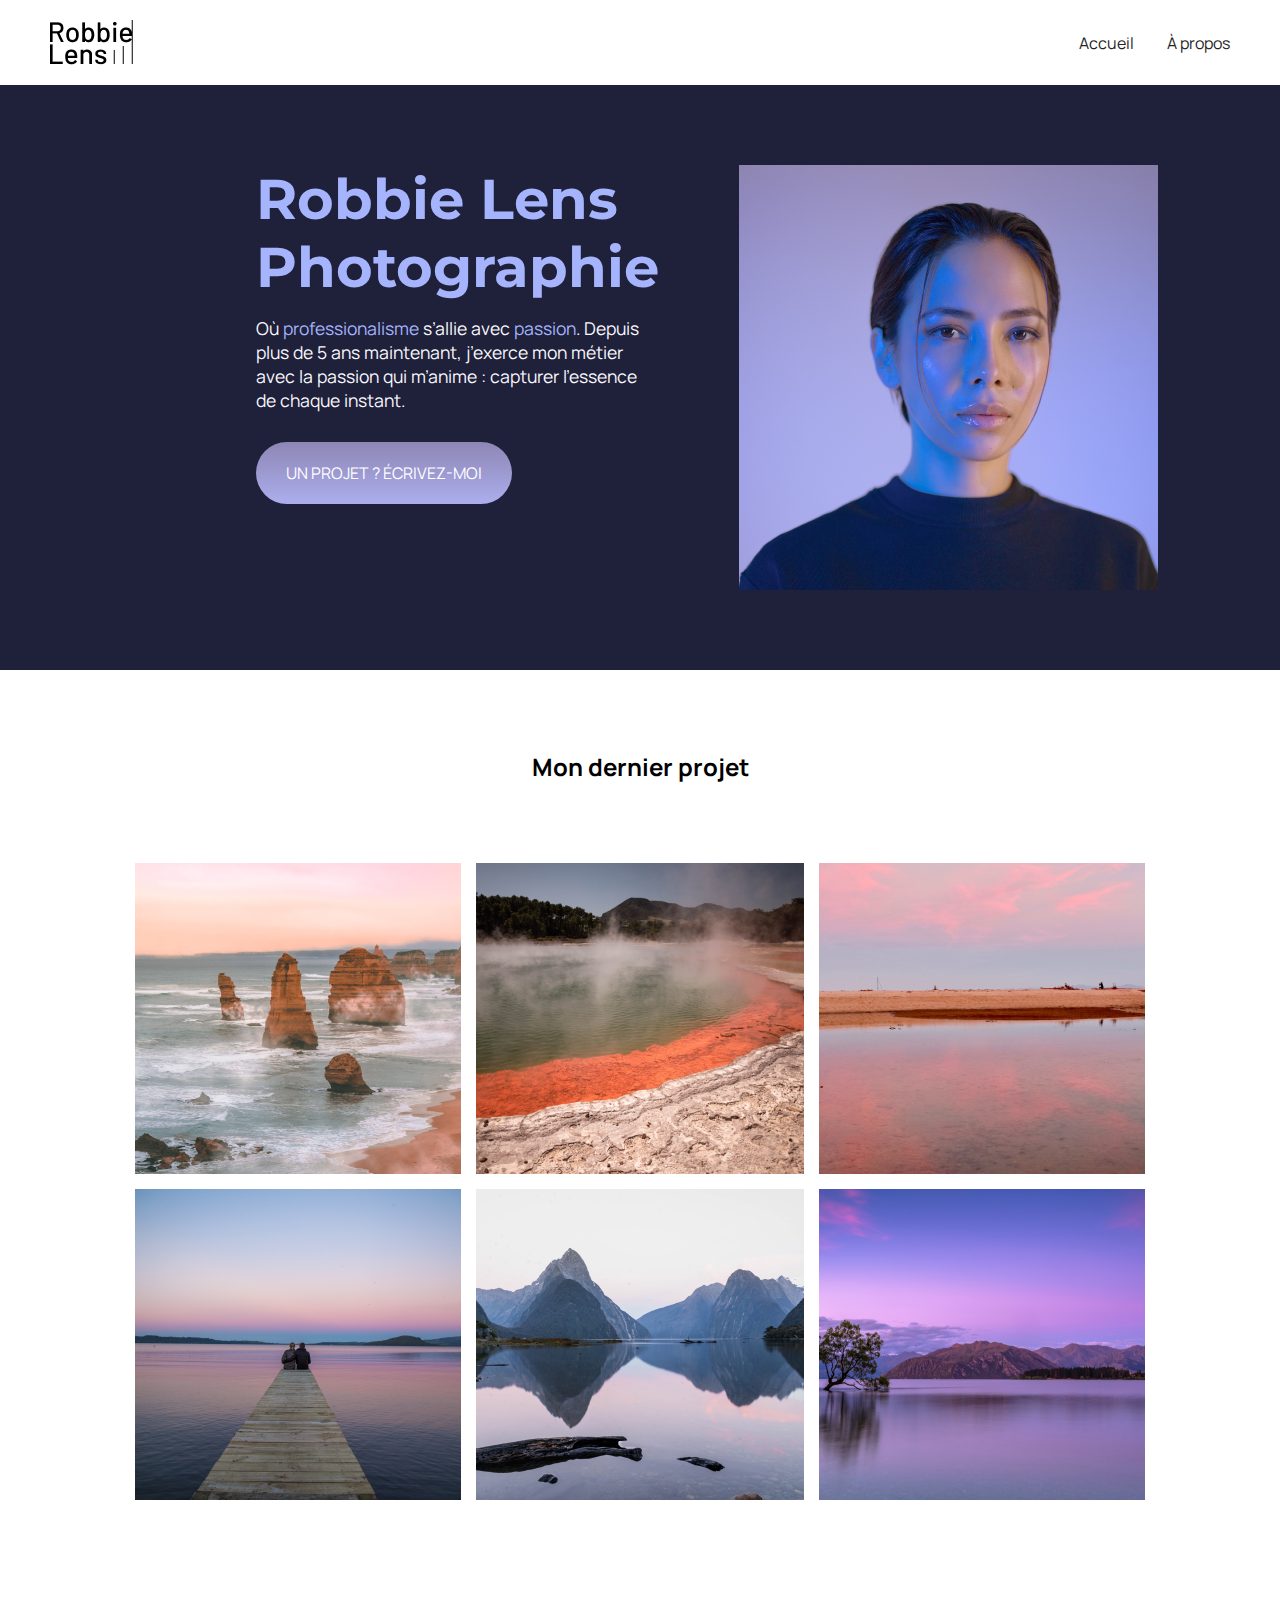
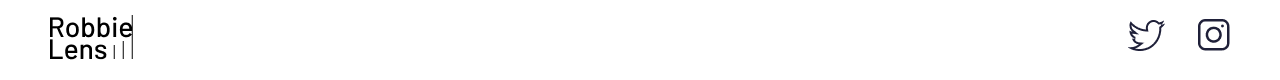
<file: index.html>
<!DOCTYPE html>
<html lang="fr">

<head>
    <meta charset="utf-8" >
    <title>Accueil - Robbie Lens Photographie</title>
    <link href="style.css" rel="stylesheet" >
    <link rel="preconnect" href="https://fonts.googleapis.com">
    <link rel="preconnect" href="https://fonts.gstatic.com" crossorigin>
    <link href="https://fonts.googleapis.com/css2?family=Manrope&family=Montserrat&display=swap" rel="stylesheet">
</head>

<body>
    <header>
        <nav>
            <img src="images/logo.png" alt="Logo Robbie Lens" >
            <div>
                <a href="index.html">Accueil</a>
                <a href="a-propos.html">À propos</a>
            </div>
        </nav>
    </header>
    <main>
        <section class="accueil-introduction">
            <div class="intro">
                <h1>Robbie Lens Photographie</h1>
                <p>
                    Où <em>professionalisme</em> s’allie avec <em>passion</em>. Depuis
                    plus de 5 ans maintenant, j’exerce mon métier avec la passion
                    qui m’anime : capturer l’essence de chaque instant.
                </p>
                    <a href="portfolio.html" class="cta">UN PROJET ? ÉCRIVEZ-MOI</a>
            </div>

                <img src="images/robbie-lens.png" alt="Portrait avec effet de la photographe Robbie Lens" >
        </section>
        
        <section class="accueil-photo">
            <h2>Mon dernier projet</h2>
            <div>
                <img src="/images/element-1.png" alt="rochers">
                <img src="/images/element-2.png" alt="lac brulant">
                <img src="/images/element-3.png" alt="desert">
            </div>
        
            <div>
                <img src="/images/element-4.png" alt="pont">
                <img src="/images/element-5.png" alt="lac montagne">
                <img src="/images/element-6.png" alt="ciel violet">   
            </div>
        </section>
    </main>
    <footer>
        <img src="images/logo.png" alt="Logo Robbie Lens" >
        <div>
            <a target="_blank" href="https://twitter.com/" class="lien-icone">
                <img src="images/twitter.png" alt="Logo Twitter" >
            </a>
            <a target="_blank" href="https://www.instagram.com/" class="lien-icone">
                <img src="images/instagram.png" alt="Logo Instagram" >
            </a>
        </div>
    </footer>
</body>

</html>
</file>
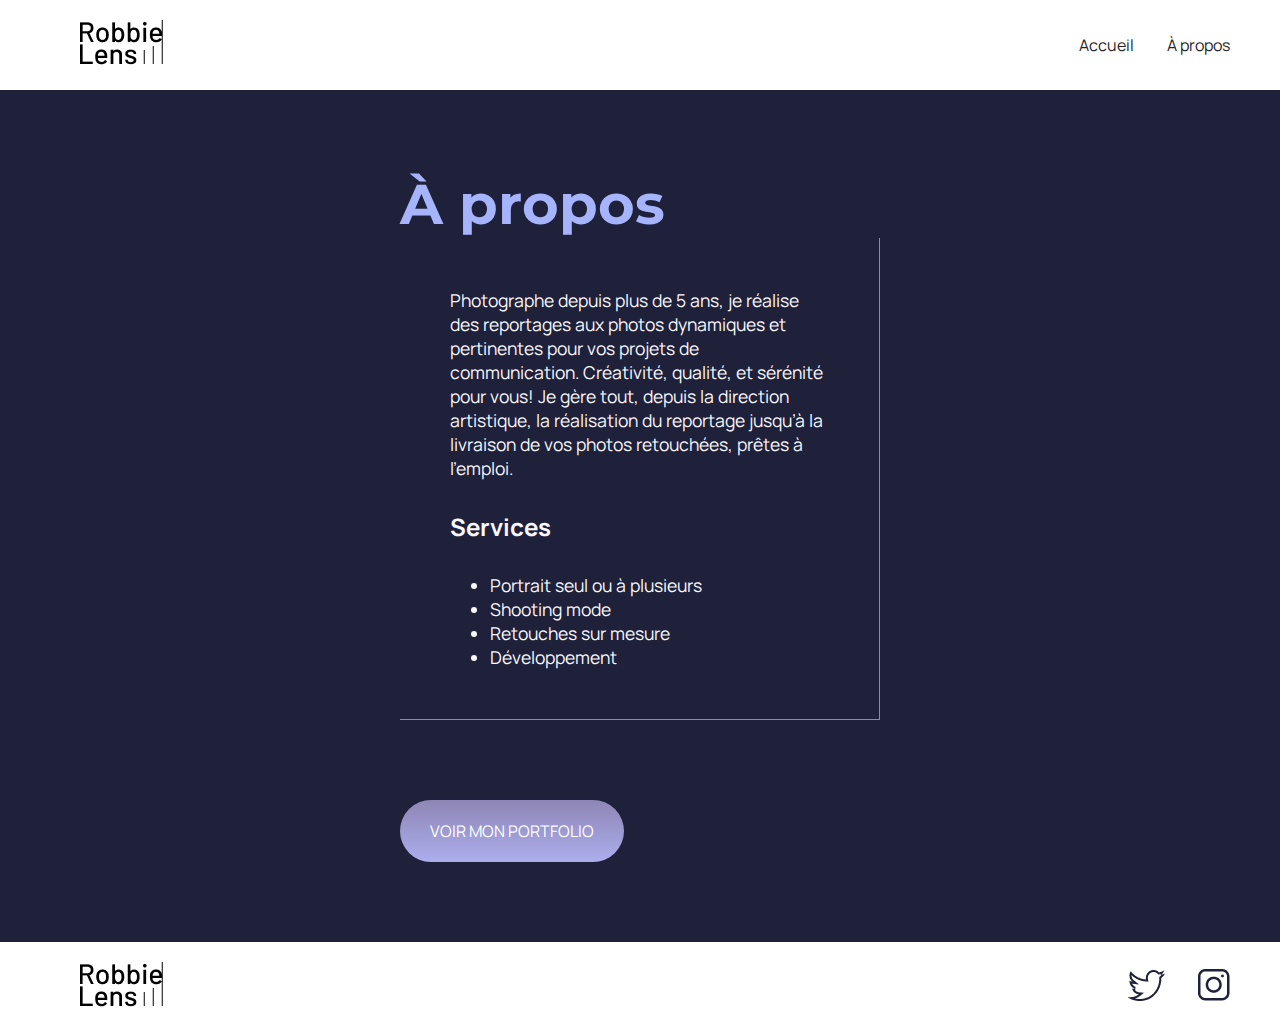
<file: a-propos.html>
<!DOCTYPE html>
<html lang="fr">

<head>
    <meta charset="utf-8" >
    <title>À propos - Robbie Lens Photographie</title>
    <link href="style.css" rel="stylesheet" >
    <link rel="preconnect" href="https://fonts.googleapis.com">
    <link rel="preconnect" href="https://fonts.gstatic.com" crossorigin>
    <link href="https://fonts.googleapis.com/css2?family=Manrope&family=Montserrat&display=swap" rel="stylesheet">
</head>

<body>
    <header>
        <nav>
            <a href="index.html" class="lien-icone">
                <img src="images/logo.png" alt="Logo Robbie Lens" >
            </a>
            <div>
                <a href="index.html">Accueil</a>
                <a href="a-propos.html">À propos</a>
            </div>
        </nav>
    </header>
    <main class="a-propos-main">
        <section>
            <h1>À propos</h1>
            <div class="carre-contenu">
                <p>
                    Photographe depuis plus de 5 ans, je réalise des reportages aux photos dynamiques et pertinentes
                    pour
                    vos
                    projets de communication. Créativité, qualité, et sérénité pour vous! Je gère tout, depuis la
                    direction
                    artistique, la réalisation du reportage jusqu’à la livraison de vos photos retouchées, prêtes à
                    l’emploi.
                </p>
                <h2>Services</h2>
                <ul>
                    <li>Portrait seul ou à plusieurs</li>
                    <li>Shooting mode</li>
                    <li>Retouches sur mesure</li>
                    <li>Développement</li>
                </ul>
            </div>
            <div>
                <a href="portfolio.html" class="cta">VOIR MON PORTFOLIO</a>
            </div>
        </section>
    </main>
    <footer>
        <a href="index.html" class="lien-icone">
            <img src="images/logo.png" alt="Logo Robbie Lens" >
        </a>
        <div>
            <a target="_blank" href="https://twitter.com/" class="lien-icone">
                <img src="images/twitter.png" alt="Logo Twitter" >
            </a>
            <a target="_blank" href="https://www.instagram.com/" class="lien-icone">
                <img src="images/instagram.png" alt="Logo Instagram" >
            </a>
        </div>
    </footer>
</body>

</html>
</file>
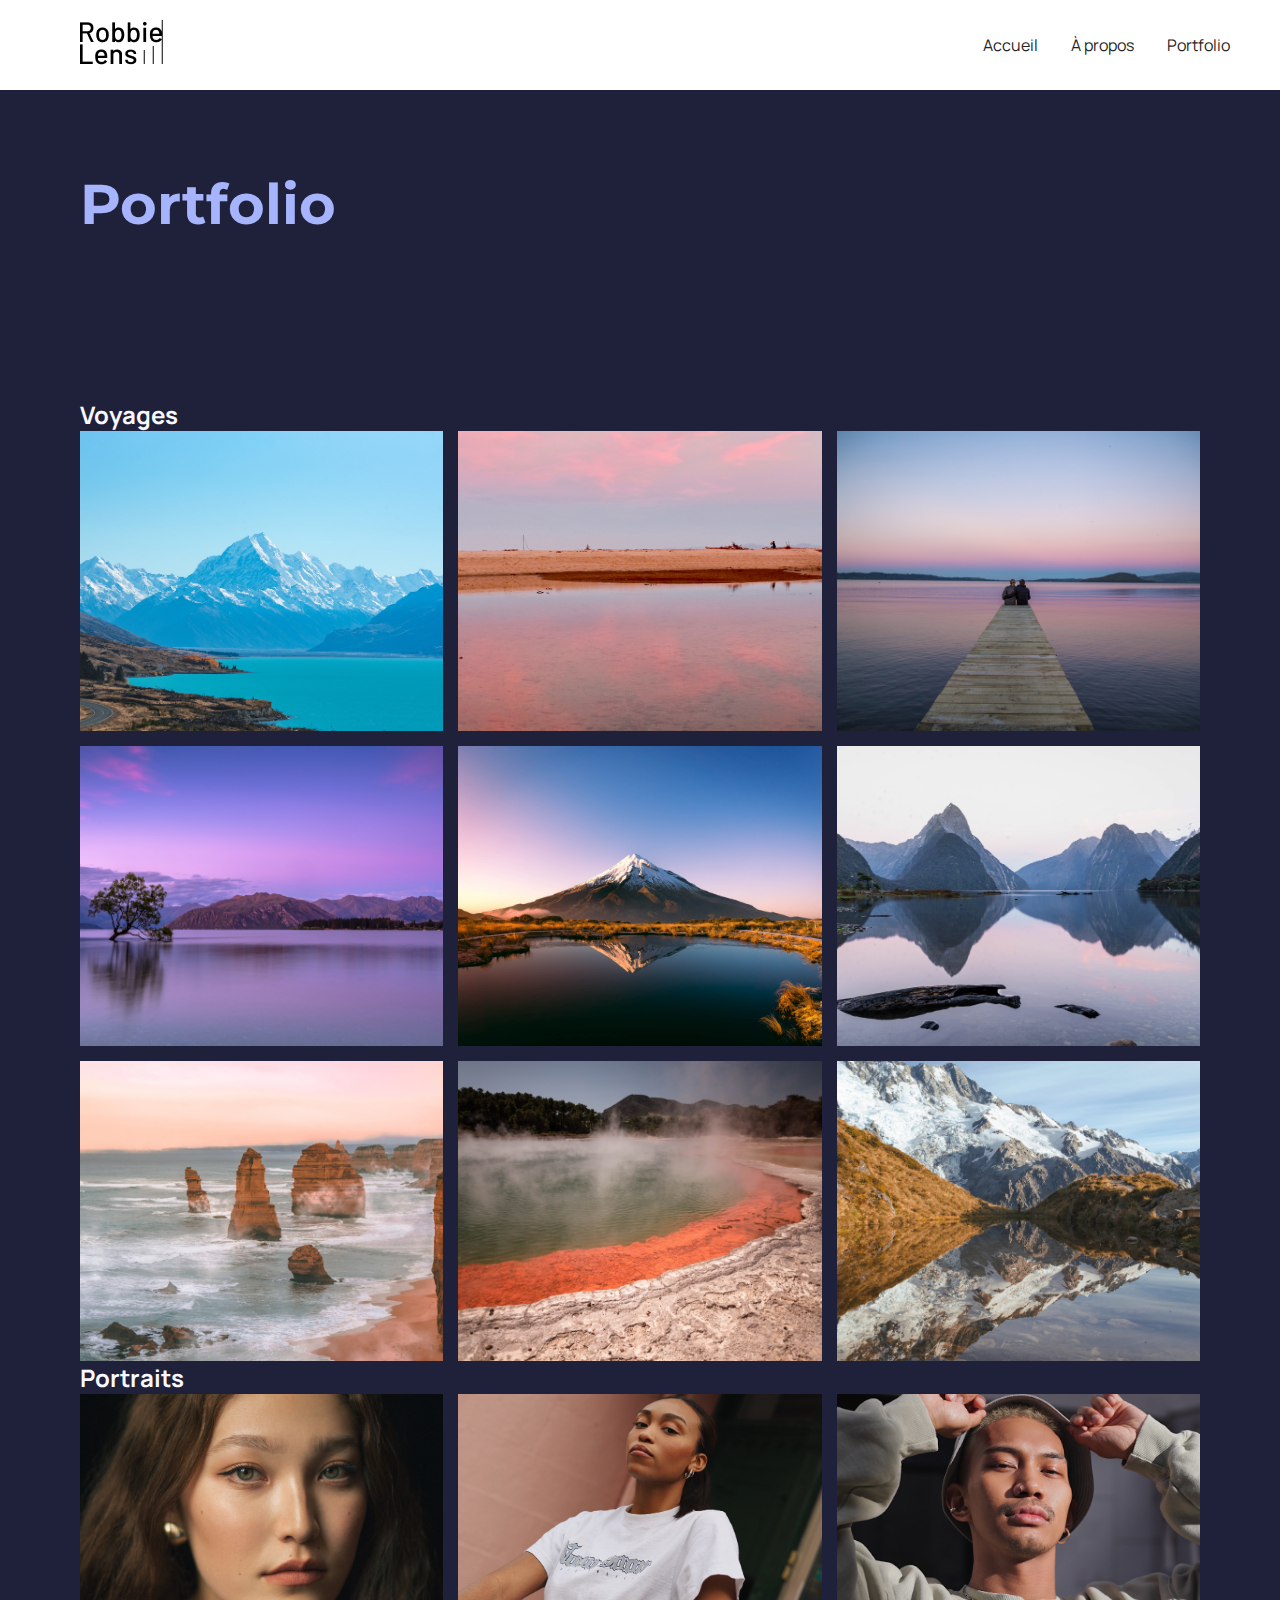
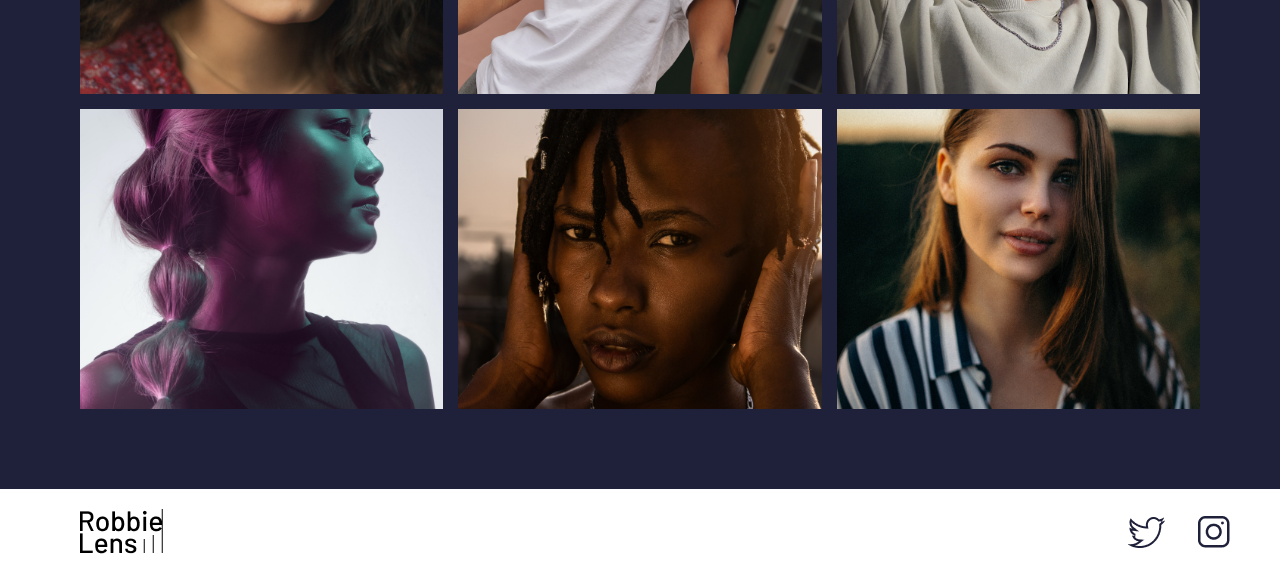
<file: portfolio.html>
<!DOCTYPE html>
<html lang="fr">

<head>
    <meta charset="utf-8" >
    <title>Portfolio - Robbie Lens Photographie</title>
    <link href="style.css" rel="stylesheet" >
    <link rel="preconnect" href="https://fonts.googleapis.com">
    <link rel="preconnect" href="https://fonts.gstatic.com" crossorigin>
    <link href="https://fonts.googleapis.com/css2?family=Manrope&family=Montserrat&display=swap" rel="stylesheet">
</head>

<body>
    <header>
        <nav>
            <a href="index.html" class="lien-icone">
                <img src="images/logo.png" alt="Logo Robbie Lens" >
            </a>
            <div>
                <a href="index.html">Accueil</a>
                <a href="a-propos.html">À propos</a>
                <a href="portfolio.html">Portfolio</a>
            </div>
        </nav>
    </header>
    <main>
        <section>
            <h1>Portfolio</h1>
        </section>
        <section class="portfolio-section-photos">
            <h2>Voyages</h2>
                <div class = "grid-paysages">

                    <img class = "box" src="images_portfolio/paysage1.jpg" alt="pont">
                    <img class = "box" src="images_portfolio/paysage2.jpg" alt="lac montagne">
                    <img class = "box" src="images_portfolio/paysage3.jpg" alt="ciel violet">
                    <img class = "box" src="images_portfolio/paysage4.jpg" alt="pont">
                    <img class = "box" src="images_portfolio/paysage5.jpg" alt="lac montagne">
                    <img class = "box" src="images_portfolio/paysage6.jpg" alt="ciel violet">
                    <img class = "box" src="images_portfolio/paysage7.jpg" alt="pont">
                    <img class = "box" src="images_portfolio/paysage8.jpg" alt="lac montagne">
                    <img class = "box" src="images_portfolio/paysage9.jpg" alt="ciel violet">
                </div>
            <h2>Portraits</h2>
                <div class = "grid-portrait">
                    <img class = "box" src="images_portfolio/portrait1.jpg" alt="pont">
                    <img class = "box" src="images_portfolio/portrait2.jpg" alt="lac montagne">
                    <img class = "box" src="images_portfolio/portrait3.jpg" alt="ciel violet">
                    <img class = "box" src="images_portfolio/portrait4.jpg" alt="pont">
                    <img class = "box" src="images_portfolio/portrait5.jpg" alt="lac montagne">
                    <img class = "box" src="images_portfolio/portrait6.jpg" alt="ciel violet">
                </div>
        </section>
    </main>
    <footer>
        <a href="index.html" class="lien-icone">
            <img src="images/logo.png" alt="Logo Robbie Lens" >
        </a>
        <div>
            <a target="_blank" href="https://twitter.com/" class="lien-icone">
                <img src="images/twitter.png" alt="Logo Twitter" >
            </a>
            <a target="_blank" href="https://www.instagram.com/" class="lien-icone">
                <img src="images/instagram.png" alt="Logo Instagram" >
            </a>
        </div>
    </footer>
</body>

</html>
</file>
<file: style.css>
* {
  margin: 0;
}

body {
  font-family: 'Manrope', sans-serif;
  font-size: 1em;
  background-color: #1f2039;
}

a {
  color: #242424;
  text-decoration: none;
}

em {
  color: #a5b4fc;
  font-style: normal;
}

h1 {
  font-size: 3.5em;
  color: #a5b4fc;
  font-family: 'Montserrat', sans-serif;
}

h2 {
  color: #f9f8ff;
}

p,
li {
  font-size: 1.1em;
  color: #f9f8ff;
}

header,
footer {
  background-color: white;
  padding: 20px 50px;
}

.cta {
  background: linear-gradient(#8e86b5, #acaeed);
  color: white;
  border-radius: 50px;
  padding: 20px 30px;
  display: inline-block;

}


a:hover {
  text-decoration: underline;
}

.cta:hover {
  background: linear-gradient(#696484, #8788ba);
  text-decoration: none;
}

.lien-icone:hover {
  opacity: 0.5;
}

.carre-contenu {
  border-right: 1px solid #8e86b5;
  border-bottom: 1px solid #8e86b5;
  padding: 50px;
  margin-bottom: 80px;
}

.carre-contenu h2 {
  margin-top: 30px;
}

.carre-contenu ul {
  margin-top: 30px;
}

section {
  padding: 80px;
}

.a-propos-main {
  width: 50%;
  margin: auto;
}

.accueil-introduction {
  display: flex;
  flex-direction: row;
  width: 60%;
  margin: auto;
  align-items: flex-start;
}

.accueil-introduction h1{
  margin-bottom: 15px;

}
.accueil-introduction p{
  margin-bottom: 30px;

}

.accueil-introduction div {
  padding-right: 80px;
}

.accueil-photo h2{
  color: black;
  text-align: center;
  margin-bottom: 80px;

}

.accueil-photo{
  background-color: white;
}

.accueil-photo div{
  display: flex;
  justify-content: center;
  gap: 15px;
  margin-bottom: 15px;
}


nav, footer{
  display: flex;
  align-items: center;
  justify-content: space-between;
}

footer a, nav a{
  margin-left: 30px;
}

.grid-paysages {
  display: grid;
  grid-template-columns: 1fr 1fr 1fr;
  grid-template-rows: 300px 300px 300px;
  gap: 15px;
}

.grid-portrait {
  display: grid;
  grid-template-columns: 1fr 1fr 1fr;
  grid-template-rows: 300px 300px;
  gap: 15px;
}

.grid-paysages img, .grid-portrait img  { 

  width: 100% ;
  height: 100% ;
  object-fit: cover;
 
}
</file>
